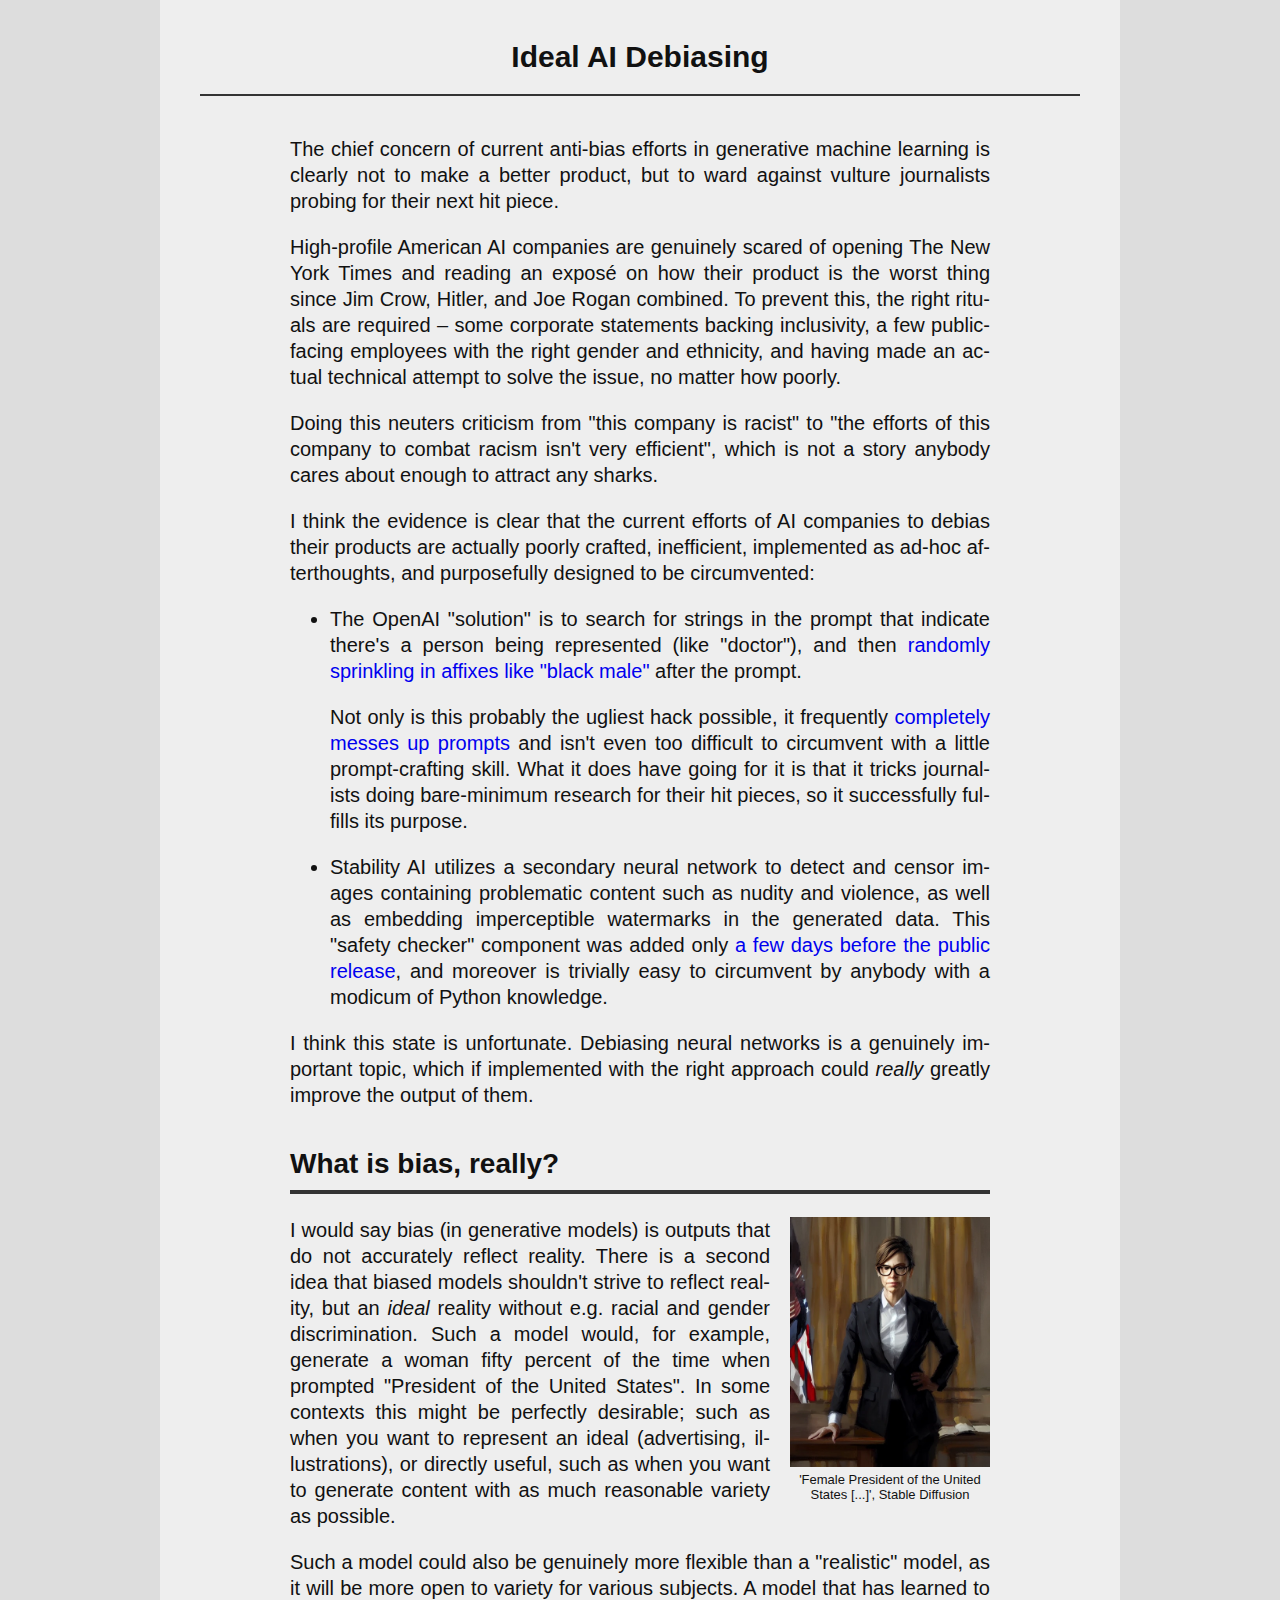
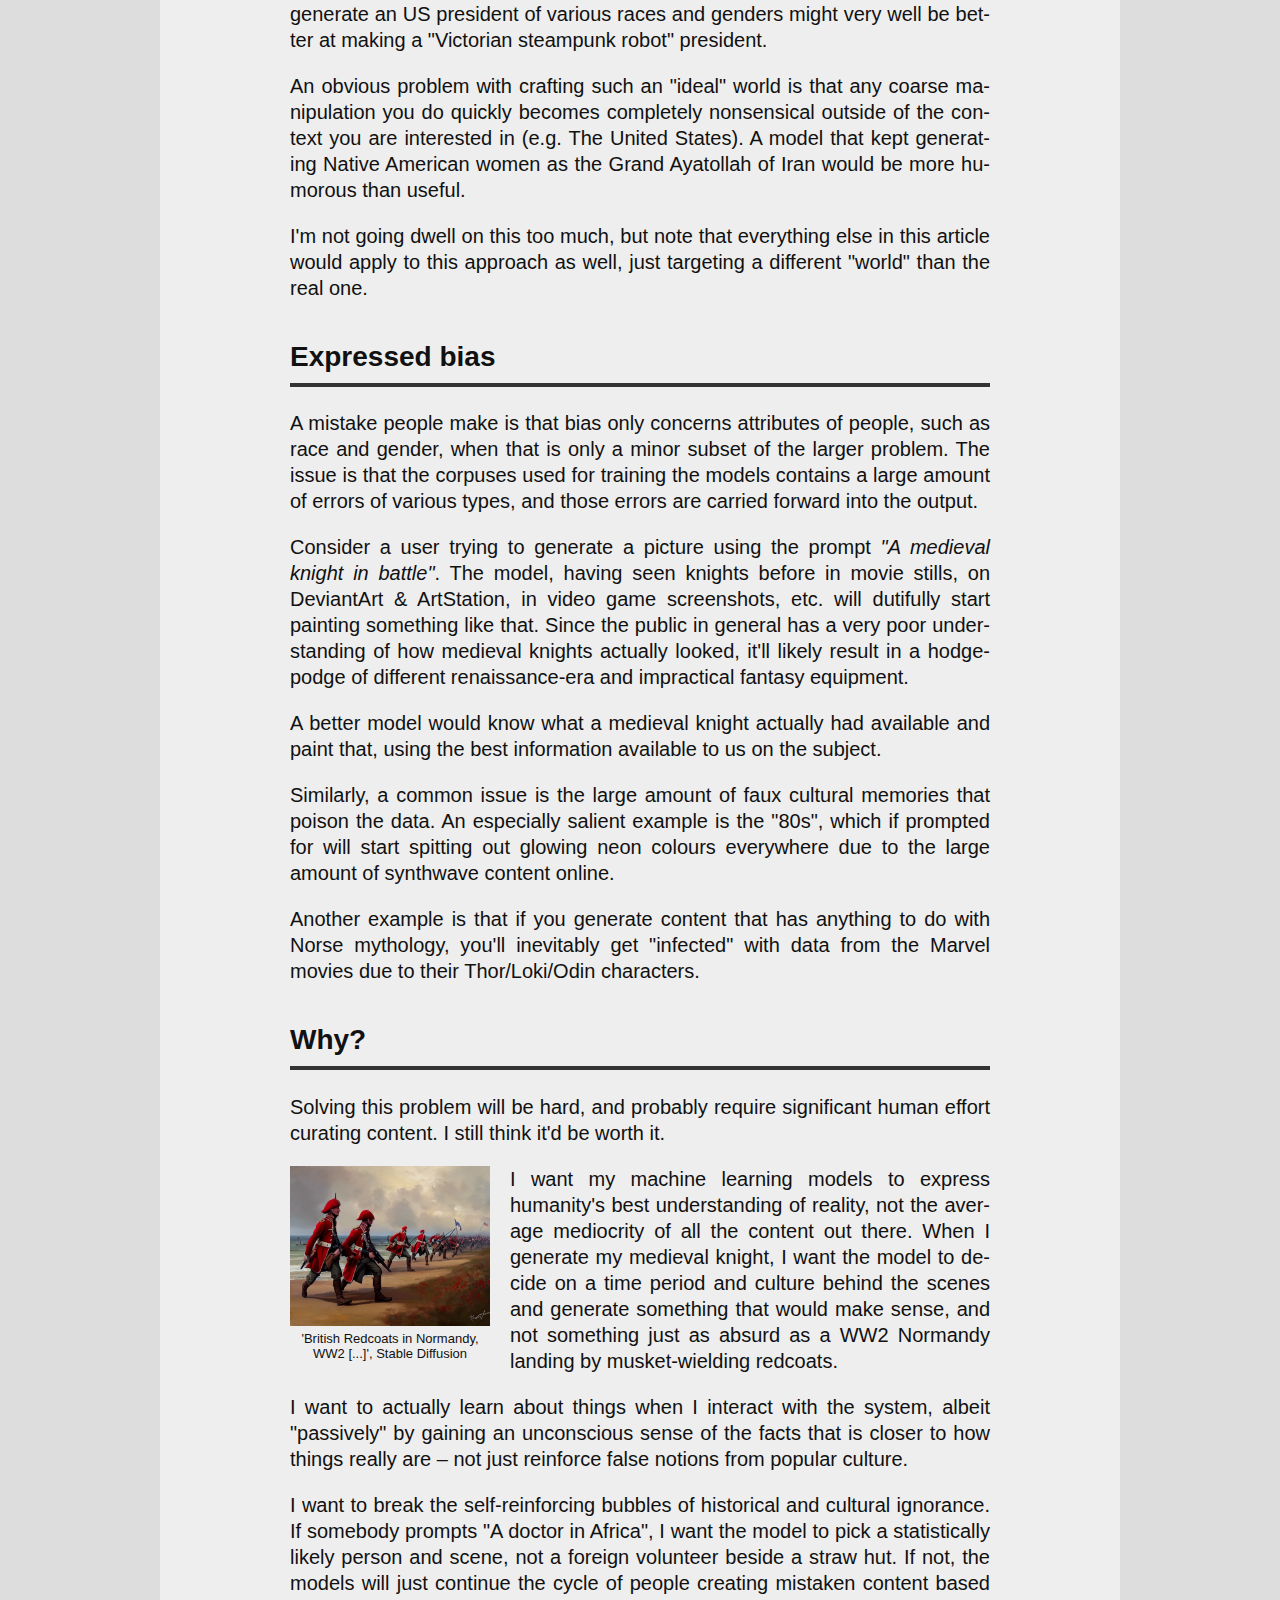
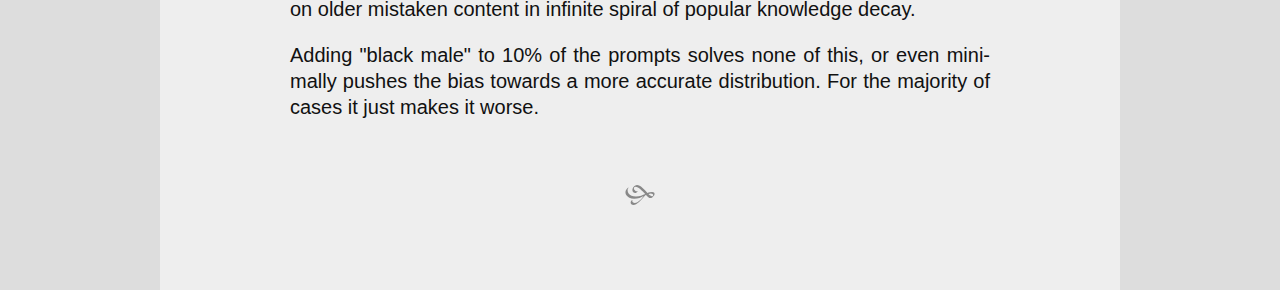
<file: ai_bias/index.html>
<!DOCTYPE html>
<html lang=en>
<title>Ideal AI Debiasing</title>
<meta name=viewport content='width=device-width,initial-scale=1'>
<link rel=stylesheet href="../style.css">

<main>
    <h1>Ideal AI Debiasing</h1>

    <section>
        <p>The chief concern of current anti-bias efforts in generative machine learning is clearly not to make a better product, but to ward against vulture journalists probing for their next hit piece.</p>
        <p>High-profile American AI companies are genuinely scared of opening The New York Times and reading an exposé on how their product is the worst thing since Jim Crow, Hitler, and Joe Rogan combined. To prevent this, the right rituals are required &ndash; some corporate statements backing inclusivity, a few public-facing employees with the right gender and ethnicity, and having made an actual technical attempt to solve the issue, no matter how poorly.</p>
        <p>Doing this neuters criticism from "this company is racist" to "the efforts of this company to combat racism isn't very efficient", which is not a story anybody cares about enough to attract any sharks.</p>
        <p>I think the evidence is clear that the current efforts of AI companies to debias their products are actually poorly crafted, inefficient, implemented as ad-hoc afterthoughts, and purposefully designed to be circumvented:</p>
        <ul>
            <li>
                <p>The OpenAI "solution" is to search for strings in the prompt that indicate there's a person being represented (like "doctor"), and then <a href='https://twitter.com/rzhang88/status/1549472829304741888'>randomly sprinkling in affixes like "black male"</a> after the prompt.</p>
                <p>Not only is this probably the ugliest hack possible, it frequently <a href='https://labs.openai.com/s/fxB6F3SOGQ2aBURPJsrKwinh'>completely messes up prompts</a> and isn't even too difficult to circumvent with a little prompt-crafting skill. What it does have going for it is that it tricks journalists doing bare-minimum research for their hit pieces, so it successfully fulfills its purpose.</p>
            </li>
            <li>
                <p>Stability AI utilizes a secondary neural network to detect and censor images containing problematic content such as nudity and violence, as well as embedding imperceptible watermarks in the generated data. This "safety checker" component was added only <a href='https://github.com/CompVis/stable-diffusion/pull/36'>a few days before the public release</a>, and moreover is trivially easy to circumvent by anybody with a modicum of Python knowledge.</p>
            </li>
        </ul>
        <p>I think this state is unfortunate. Debiasing neural networks is a genuinely important topic, which if implemented with the right approach could <em>really</em> greatly improve the output of them.</p>
    </section>

    <section>
        <h2>What is bias, really?</h2>
        <figure style="float:right; margin-left:1rem;">
            <img src=president.webp alt="'Female President of the United States [...]', Stable Diffusion">
            <figcaption>'Female President of the United States [...]', Stable Diffusion</figcaption>
        </figure>
        <p>I would say bias (in generative models) is outputs that do not accurately reflect reality. There is a second idea that biased models shouldn't strive to reflect reality, but an <em>ideal</em> reality without e.g. racial and gender discrimination. Such a model would, for example, generate a woman fifty percent of the time when prompted "President of the United States". In some contexts this might be perfectly desirable; such as when you want to represent an ideal (advertising, illustrations), or directly useful, such as when you want to generate content with as much reasonable variety as possible.</p>
        
        <p>Such a model could also be genuinely more flexible than a "realistic" model, as it will be more open to variety for various subjects. A model that has learned to generate an US president of various races and genders might very well be better at making a "Victorian steampunk robot" president.</p>

        <p>An obvious problem with crafting such an "ideal" world is that any coarse manipulation you do quickly becomes completely nonsensical outside of the context you are interested in (e.g. The United States). A model that kept generating Native American women as the Grand Ayatollah of Iran would be more humorous than useful.</p>

        <p>I'm not going dwell on this too much, but note that everything else in this article would apply to this approach as well, just targeting a different "world" than the real one.</p>
    </section>

    <section>
        <h2>Expressed bias</h2>
        <p>A mistake people make is that bias only concerns attributes of people, such as race and gender, when that is only a minor subset of the larger problem. The issue is that the corpuses used for training the models contains a large amount of errors of various types, and those errors are carried forward into the output.</p>
        <p>Consider a user trying to generate a picture using the prompt <em>"A medieval knight in battle"</em>. The model, having seen knights before in movie stills, on DeviantArt & ArtStation, in video game screenshots, etc. will dutifully start painting something like that. Since the public in general has a very poor understanding of how medieval knights actually looked, it'll likely result in a hodgepodge of different renaissance-era and impractical fantasy equipment.</p>
        <p>A better model would know what a medieval knight actually had available and paint that, using the best information available to us on the subject.</p>
        <p>Similarly, a common issue is the large amount of faux cultural memories that poison the data. An especially salient example is the "80s", which if prompted for will start spitting out glowing neon colours everywhere due to the large amount of synthwave content online.</p>
        <p>Another example is that if you generate content that has anything to do with Norse mythology, you'll inevitably get "infected" with data from the Marvel movies due to their Thor/Loki/Odin characters.</p>
    </section>

    <section>
        <h2>Why?</h2>
        <p>Solving this problem will be hard, and probably require significant human effort curating content. I still think it'd be worth it.</p>
        <figure style="float:left; margin-right: 1rem">
            <img src=ww2_redcoats.webp alt="'British Redcoats in Normandy, WW2 [...]', Stable Diffusion">
            <figcaption>'British Redcoats in Normandy, WW2 [...]', Stable Diffusion</figcaption>
        </figure>
        <p>I want my machine learning models to express humanity's best understanding of reality, not the average mediocrity of all the content out there. When I generate my medieval knight, I want the model to decide on a time period and culture behind the scenes and generate something that would make sense, and not something just as absurd as a WW2 Normandy landing by musket-wielding redcoats.</p>
        <p>I want to actually learn about things when I interact with the system, albeit "passively" by gaining an unconscious sense of the facts that is closer to how things really are &ndash; not just reinforce false notions from popular culture.</p>
        <p>I want to break the self-reinforcing bubbles of historical and cultural ignorance. If somebody prompts "A doctor in Africa", I want the model to pick a statistically likely person and scene, not a foreign volunteer beside a straw hut. If not, the models will just continue the cycle of people creating mistaken content based on older mistaken content in infinite spiral of popular knowledge decay.</p>
        <p>Adding "black male" to 10% of the prompts solves none of this, or even minimally pushes the bias towards a more accurate distribution. For the majority of cases it just makes it worse.</p>
    </section>

    <div class=fleuron></div>
</main>
</file>
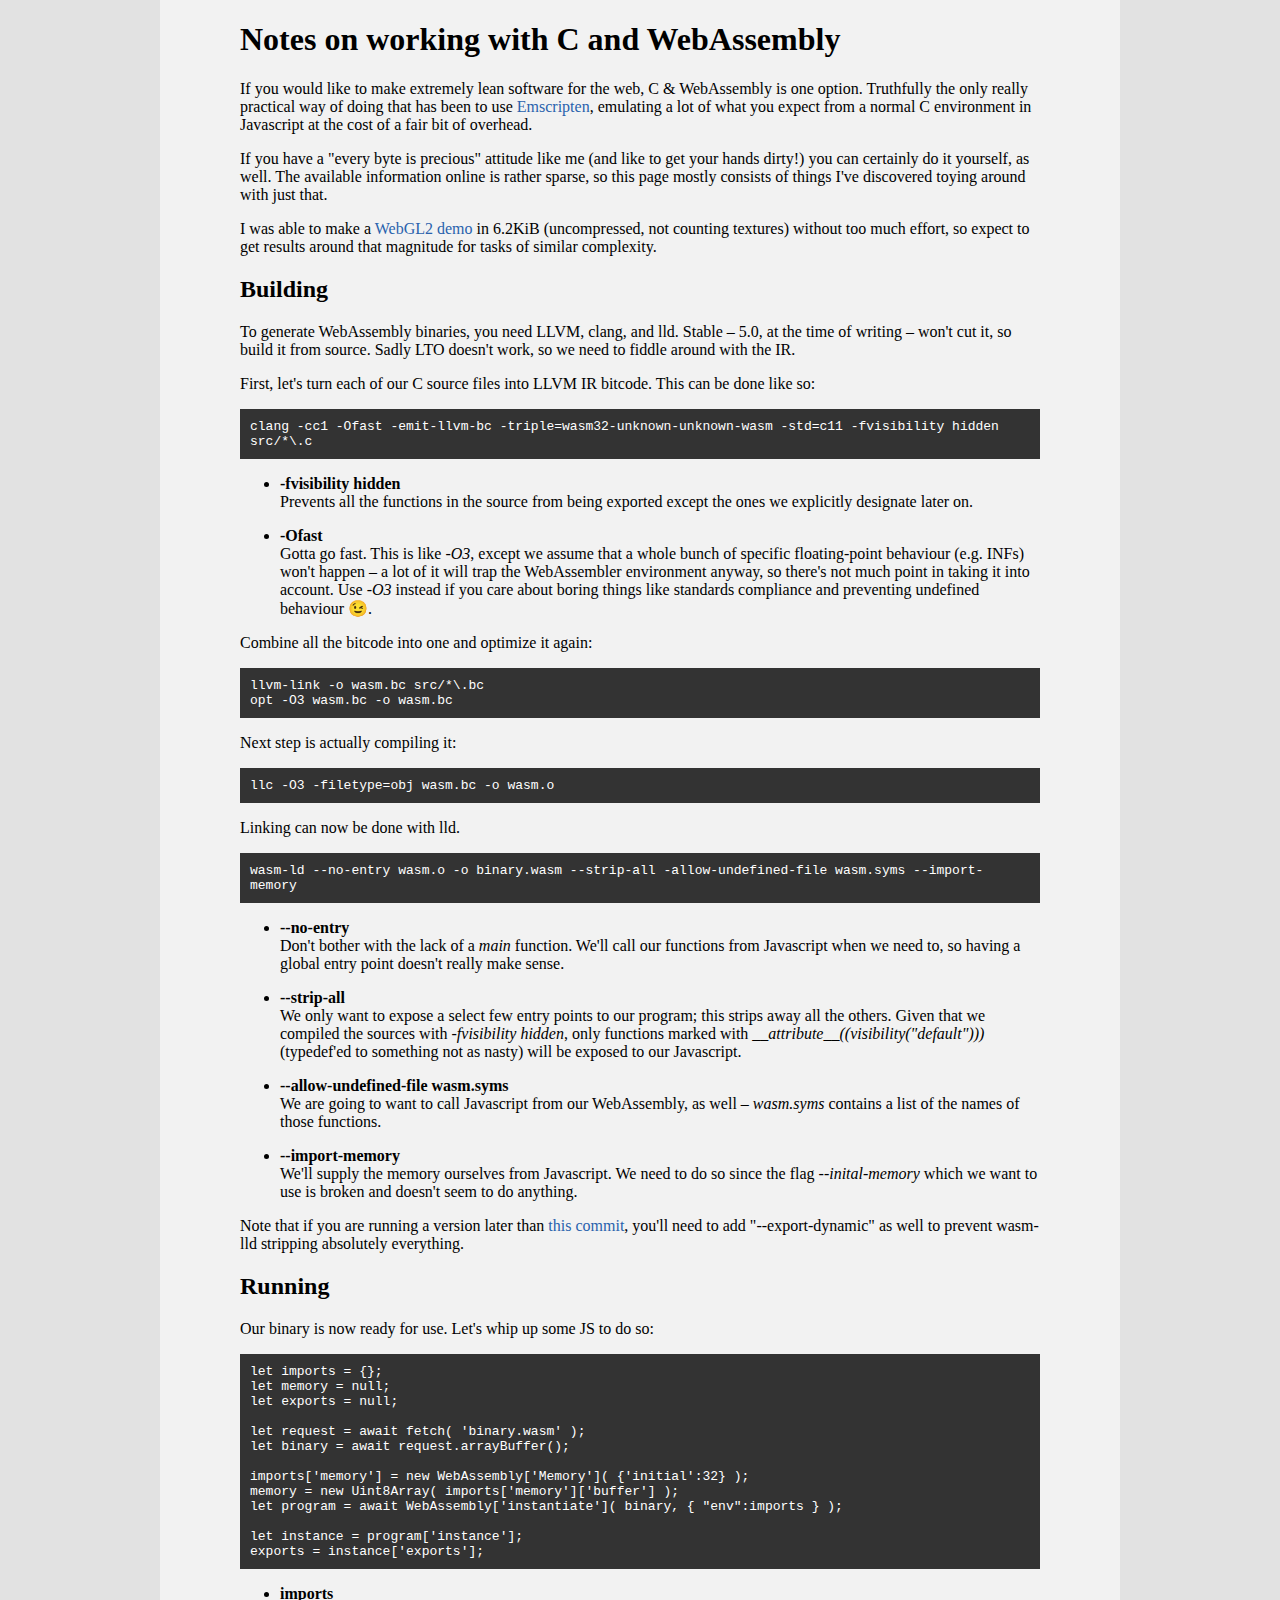
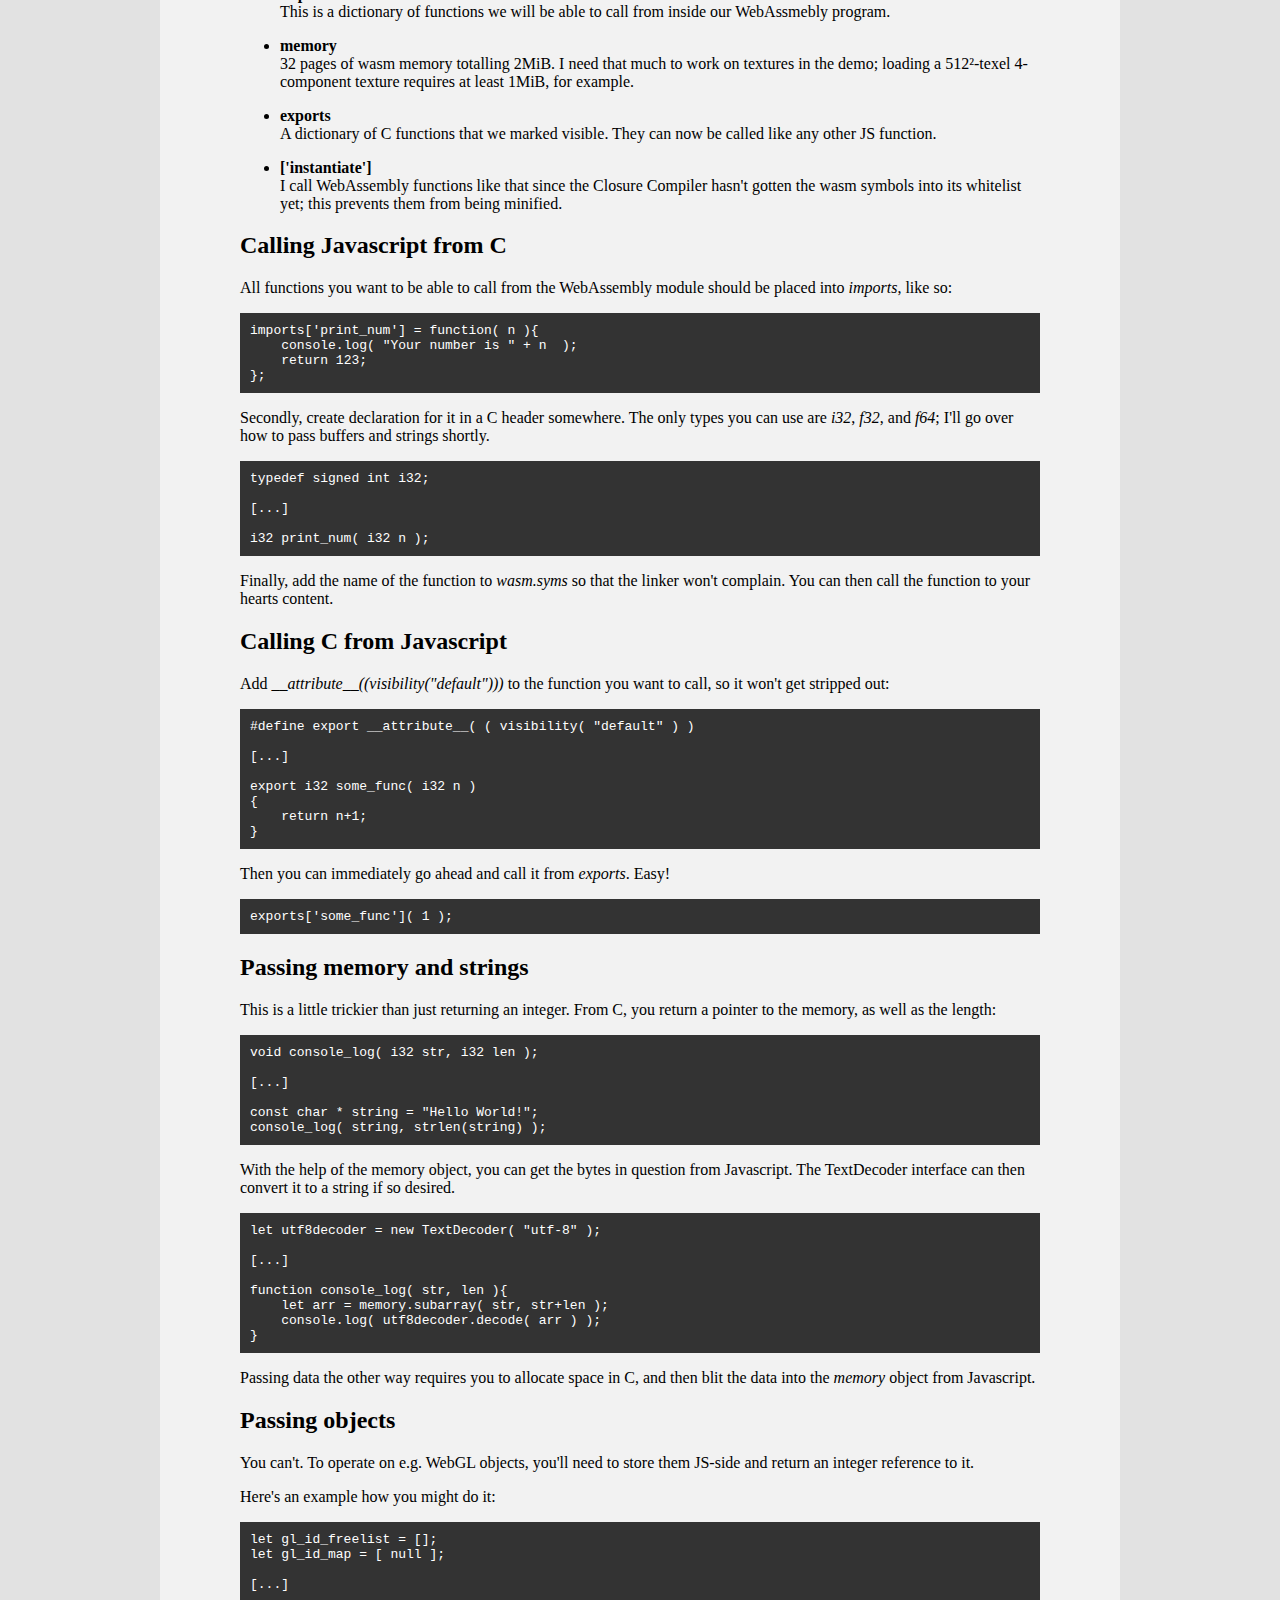
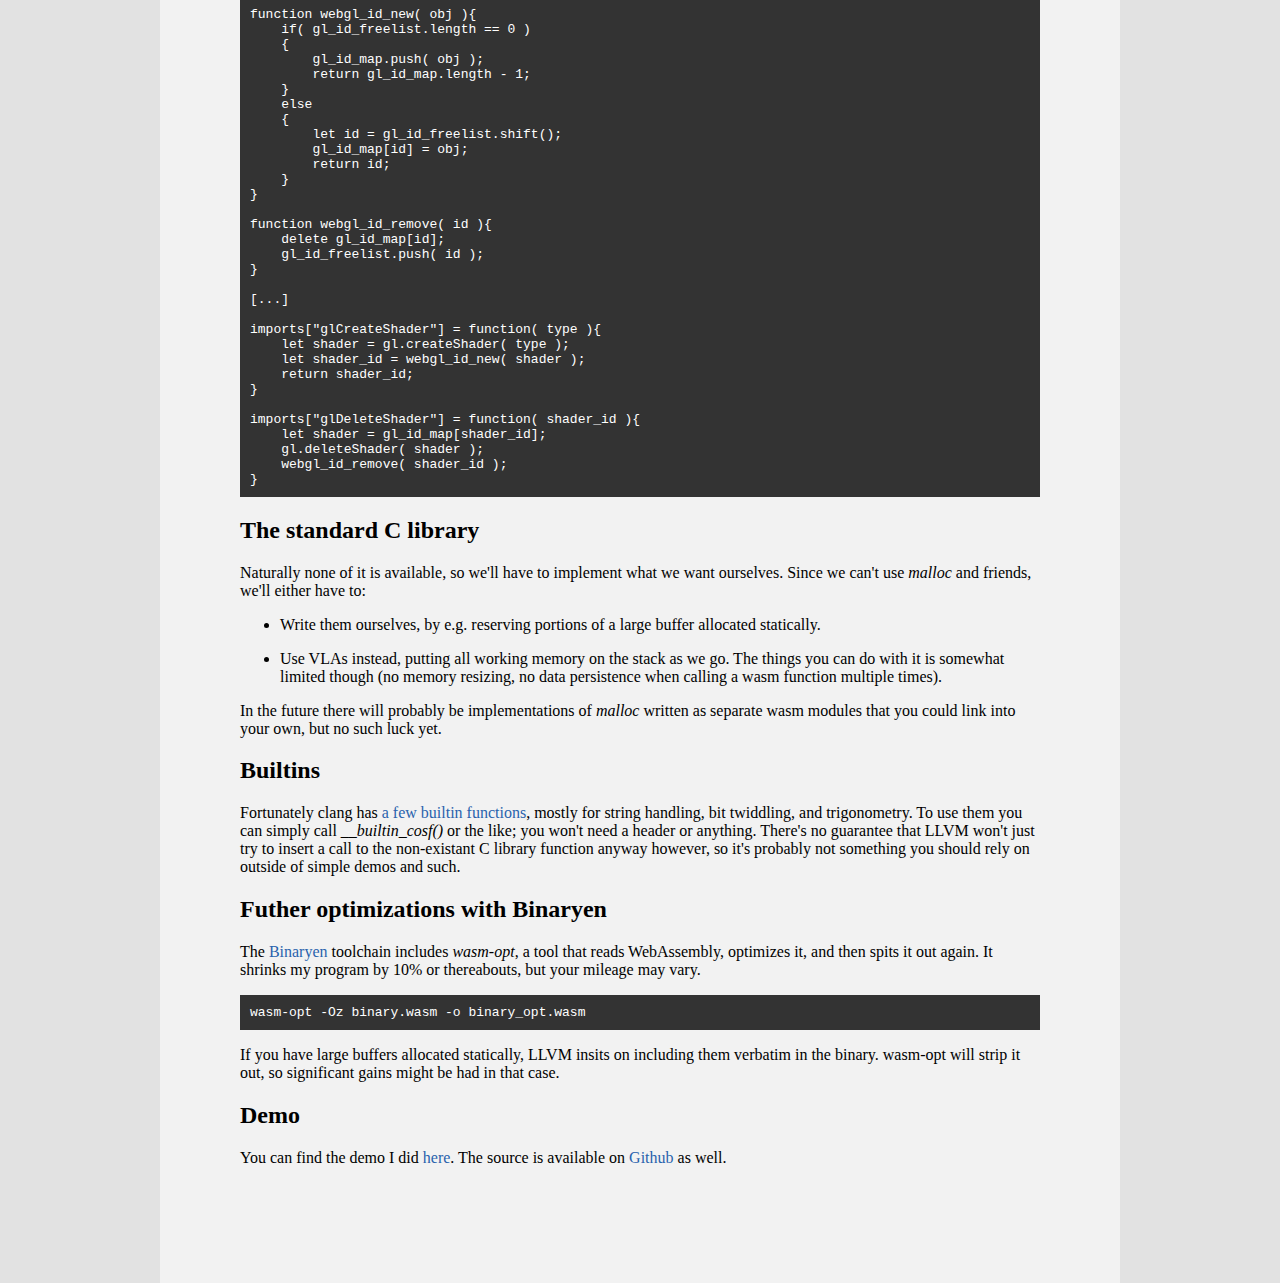
<file: cwasm/index.html>
<!DOCTYPE html>
<title>Notes on working with C and WebAssembly</title>
<meta name=viewport content='width=device-width,initial-scale=1'>
<meta charset='utf-8'>

<style>
body{
    margin: 0;
    font-family: 'Source Sans Pro', 'sans-serif';
    background-color: #e2e2e2;
}
main{
    overflow: auto;
    margin: 0 auto;
    padding: 0 80px 100px 80px;
    max-width: 800px;
    background-color: #f2f2f2;
}
@media (max-width: 960px){
    body{ background-color: #f2f2f2; }
    main{ padding: 0 20px 100px 20px; }
}
pre{
    padding: 10px;
    color: white;
    background-color: #333;
    white-space: pre-wrap;
}
li{
    margin-bottom: 1em;
}
a{
    text-decoration: none;
    color: #2962ad;
}
</style>

<main>
<h1>Notes on working with C and WebAssembly</h1>

<p>If you would like to make extremely lean software for the web, C &amp; WebAssembly is one option. Truthfully the only really practical way of doing that has been to use <a href='https://github.com/kripken/emscripten'>Emscripten</a>, emulating a lot of what you expect from a normal C environment in Javascript at the cost of a fair bit of overhead.</p>

<p>If you have a "every byte is precious" attitude like me (and like to get your hands dirty!) you can certainly do it yourself, as well. The available information online is rather sparse, so this page mostly consists of things I've discovered toying around with just that.</p>

<p>I was able to make a <a href='#demo'>WebGL2 demo</a> in 6.2KiB (uncompressed, not counting textures) without too much effort, so expect to get results around that magnitude for tasks of similar complexity.</p>

<h2>Building</h2>

<p>To generate WebAssembly binaries, you need LLVM, clang, and lld. Stable &ndash; 5.0, at the time of writing &ndash; won't cut it, so build it from source. Sadly LTO doesn't work, so we need to fiddle around with the IR.</p>

<p>First, let's turn each of our C source files into LLVM IR bitcode. This can be done like so:</p>

<pre>clang -cc1 -Ofast -emit-llvm-bc -triple=wasm32-unknown-unknown-wasm -std=c11 -fvisibility hidden src/*\.c</pre>

<ul>
    <li><b>-fvisibility hidden</b><br>Prevents all the functions in the source from being exported except the ones we explicitly designate later on.</li>
    <li><b>-Ofast</b><br>Gotta go fast. This is like <em>-O3</em>, except we assume that a whole bunch of specific floating-point behaviour (e.g.&nbsp;INFs) won't happen &ndash; a lot of it will trap the WebAssembler environment anyway, so there's not much point in taking it into account. Use <em>-O3</em> instead if you care about boring things like standards compliance and preventing undefined behaviour &#x1f609;.</li>
</ul>

<p>Combine all the bitcode into one and optimize it again:</p>

<pre>llvm-link -o wasm.bc src/*\.bc
opt -O3 wasm.bc -o wasm.bc</pre>

<p>Next step is actually compiling it:</p>

<pre>llc -O3 -filetype=obj wasm.bc -o wasm.o</pre>

<p>Linking can now be done with lld.</p>

<pre>wasm-ld --no-entry wasm.o -o binary.wasm --strip-all -allow-undefined-file wasm.syms --import-memory</pre>

<ul>
    <li><b>--no-entry</b><br>Don't bother with the lack of a <em>main</em> function. We'll call our functions from Javascript when we need to, so having a global entry point doesn't really make sense.</li>
    <li><b>--strip-all</b><br>We only want to expose a select few entry points to our program; this strips away all the others. Given that we compiled the sources with <em>-fvisibility hidden</em>, only functions marked with <em>__attribute__((visibility("default")))</em> (typedef'ed to something not as nasty) will be exposed to our Javascript.</li>
    <li><b>--allow-undefined-file wasm.syms</b><br>We are going to want to call Javascript from our WebAssembly, as well &ndash; <em>wasm.syms</em> contains a list of the names of those functions.</li>
    <li><b>--import-memory</b><br>We'll supply the memory ourselves from Javascript. We need to do so since the flag <em>--inital-memory</em> which we want to use is broken and doesn't seem to do anything.</li>
</ul>

<p>Note that if you are running a version later than <a href='https://github.com/llvm-mirror/lld/commit/bf5a2d882e292886dd9aa8d54042b6cf62792449'>this commit</a>, you'll need to add "--export-dynamic" as well to prevent wasm-lld stripping absolutely everything.</p>


<h2>Running</h2>

<p>Our binary is now ready for use. Let's whip up some JS to do so:</p>

<pre>let imports = {};
let memory = null;
let exports = null;

let request = await fetch( 'binary.wasm' );
let binary = await request.arrayBuffer();

imports['memory'] = new WebAssembly['Memory']( {'initial':32} );
memory = new Uint8Array( imports['memory']['buffer'] );
let program = await WebAssembly['instantiate']( binary, { "env":imports } );

let instance = program['instance'];
exports = instance['exports'];
</pre>

<ul>
    <li><b>imports</b><br>This is a dictionary of functions we will be able to call from inside our WebAssmebly program.</li>
    <li><b>memory</b><br>32 pages of wasm memory totalling 2MiB. I need that much to work on textures in the demo; loading a 512²-texel 4-component texture requires at least 1MiB, for example.</li>
    <li><b>exports</b><br>A dictionary of C functions that we marked visible. They can now be called like any other JS function.</li>
    <li><b>['instantiate']</b><br>I call WebAssembly functions like that since the Closure Compiler hasn't gotten the wasm symbols into its whitelist yet; this prevents them from being minified.</li>
</ul>

<h2>Calling Javascript from C</h2>

<p>All functions you want to be able to call from the WebAssembly module should be placed into <em>imports</em>, like so:</p>

<pre>imports['print_num'] = function( n ){
    console.log( "Your number is " + n  );
    return 123;
};
</pre>

<p>Secondly, create declaration for it in a C header somewhere. The only types you can use are <em>i32</em>, <em>f32</em>, and <em>f64</em>; I'll go over how to pass buffers and strings shortly.</p>

<pre>typedef signed int i32;

[...]

i32 print_num( i32 n );</pre>

<p>Finally, add the name of the function to <em>wasm.syms</em> so that the linker won't complain. You can then call the function to your hearts content.</p>

<h2>Calling C from Javascript</h2>

<p>Add <em>__attribute__((visibility("default")))</em> to the function you want to call, so it won't get stripped out:</p>

<pre>#define export __attribute__( ( visibility( "default" ) ) 

[...]

export i32 some_func( i32 n )
{
    return n+1;
}
</pre>

<p>Then you can immediately go ahead and call it from <em>exports</em>. Easy!</p>

<pre>exports['some_func']( 1 );</pre>

<h2>Passing memory and strings</h2>

<p>This is a little trickier than just returning an integer. From C, you return a pointer to the memory, as well as the length:</p>

<pre>void console_log( i32 str, i32 len );

[...]

const char * string = "Hello World!";
console_log( string, strlen(string) );
</pre>

<p>With the help of the memory object, you can get the bytes in question from Javascript. The TextDecoder interface can then convert it to a string if so desired.</p>

<pre>let utf8decoder = new TextDecoder( "utf-8" );

[...]

function console_log( str, len ){
    let arr = memory.subarray( str, str+len );
    console.log( utf8decoder.decode( arr ) );
}
</pre>

<p>Passing data the other way requires you to allocate space in C, and then blit the data into the <em>memory</em> object from Javascript.</p>

<h2>Passing objects</h2>

<p>You can't. To operate on e.g. WebGL objects, you'll need to store them JS-side and return an integer reference to it.</p>

<p>Here's an example how you might do it:</p>

<pre>let gl_id_freelist = [];
let gl_id_map = [ null ];

[...]

function webgl_id_new( obj ){
    if( gl_id_freelist.length == 0 )
    {
        gl_id_map.push( obj );
        return gl_id_map.length - 1;
    }
    else
    {
        let id = gl_id_freelist.shift();
        gl_id_map[id] = obj;
        return id;
    }
}

function webgl_id_remove( id ){
    delete gl_id_map[id];
    gl_id_freelist.push( id );
}

[...]

imports["glCreateShader"] = function( type ){
    let shader = gl.createShader( type );
    let shader_id = webgl_id_new( shader );
    return shader_id;
}

imports["glDeleteShader"] = function( shader_id ){
    let shader = gl_id_map[shader_id];
    gl.deleteShader( shader );
    webgl_id_remove( shader_id );
}
</pre>

<h2>The standard C library</h2>

<p>Naturally none of it is available, so we'll have to implement what we want ourselves. Since we can't use <em>malloc</em> and friends, we'll either have to:</p>

<ul>
    <li>Write them ourselves, by e.g. reserving portions of a large buffer allocated statically.</li>
    <li>Use VLAs instead, putting all working memory on the stack as we go. The things you can do with it is somewhat limited though (no memory resizing, no data persistence when calling a wasm function multiple times).</li>
</ul>

<p>In the future there will probably be implementations of <em>malloc</em> written as separate wasm modules that you could link into your own, but no such luck yet.</p>

<h2>Builtins</h2>

<p>Fortunately clang has <a href='https://github.com/llvm-mirror/clang/blob/master/include/clang/Basic/Builtins.def'>a few builtin functions</a>, mostly for string handling, bit twiddling, and trigonometry. To use them you can simply call <em>__builtin_cosf()</em> or the like; you won't need a header or anything. There's no guarantee that LLVM won't just try to insert a call to the non-existant C library function anyway however, so it's probably not something you should rely on outside of simple demos and such.</p>

<h2>Futher optimizations with Binaryen</h2>

<p>The <a href='https://github.com/WebAssembly/binaryen'>Binaryen</a> toolchain includes <em>wasm-opt</em>, a tool that reads WebAssembly, optimizes it, and then spits it out again. It shrinks my program by 10%  or thereabouts, but your mileage may vary.</p>

<pre>wasm-opt -Oz binary.wasm -o binary_opt.wasm</pre>

<p>If you have large buffers allocated statically, LLVM insits on including them verbatim in the binary. wasm-opt will strip it out, so significant gains might be had in that case.</p>

<h2 id=demo>Demo</h2>

<p>You can find the demo I did <a href='demo'>here</a>. The source is available on <a href='https://github.com/Aransentin/wasmdemo'>Github</a> as well.</p>

</main>
</file>
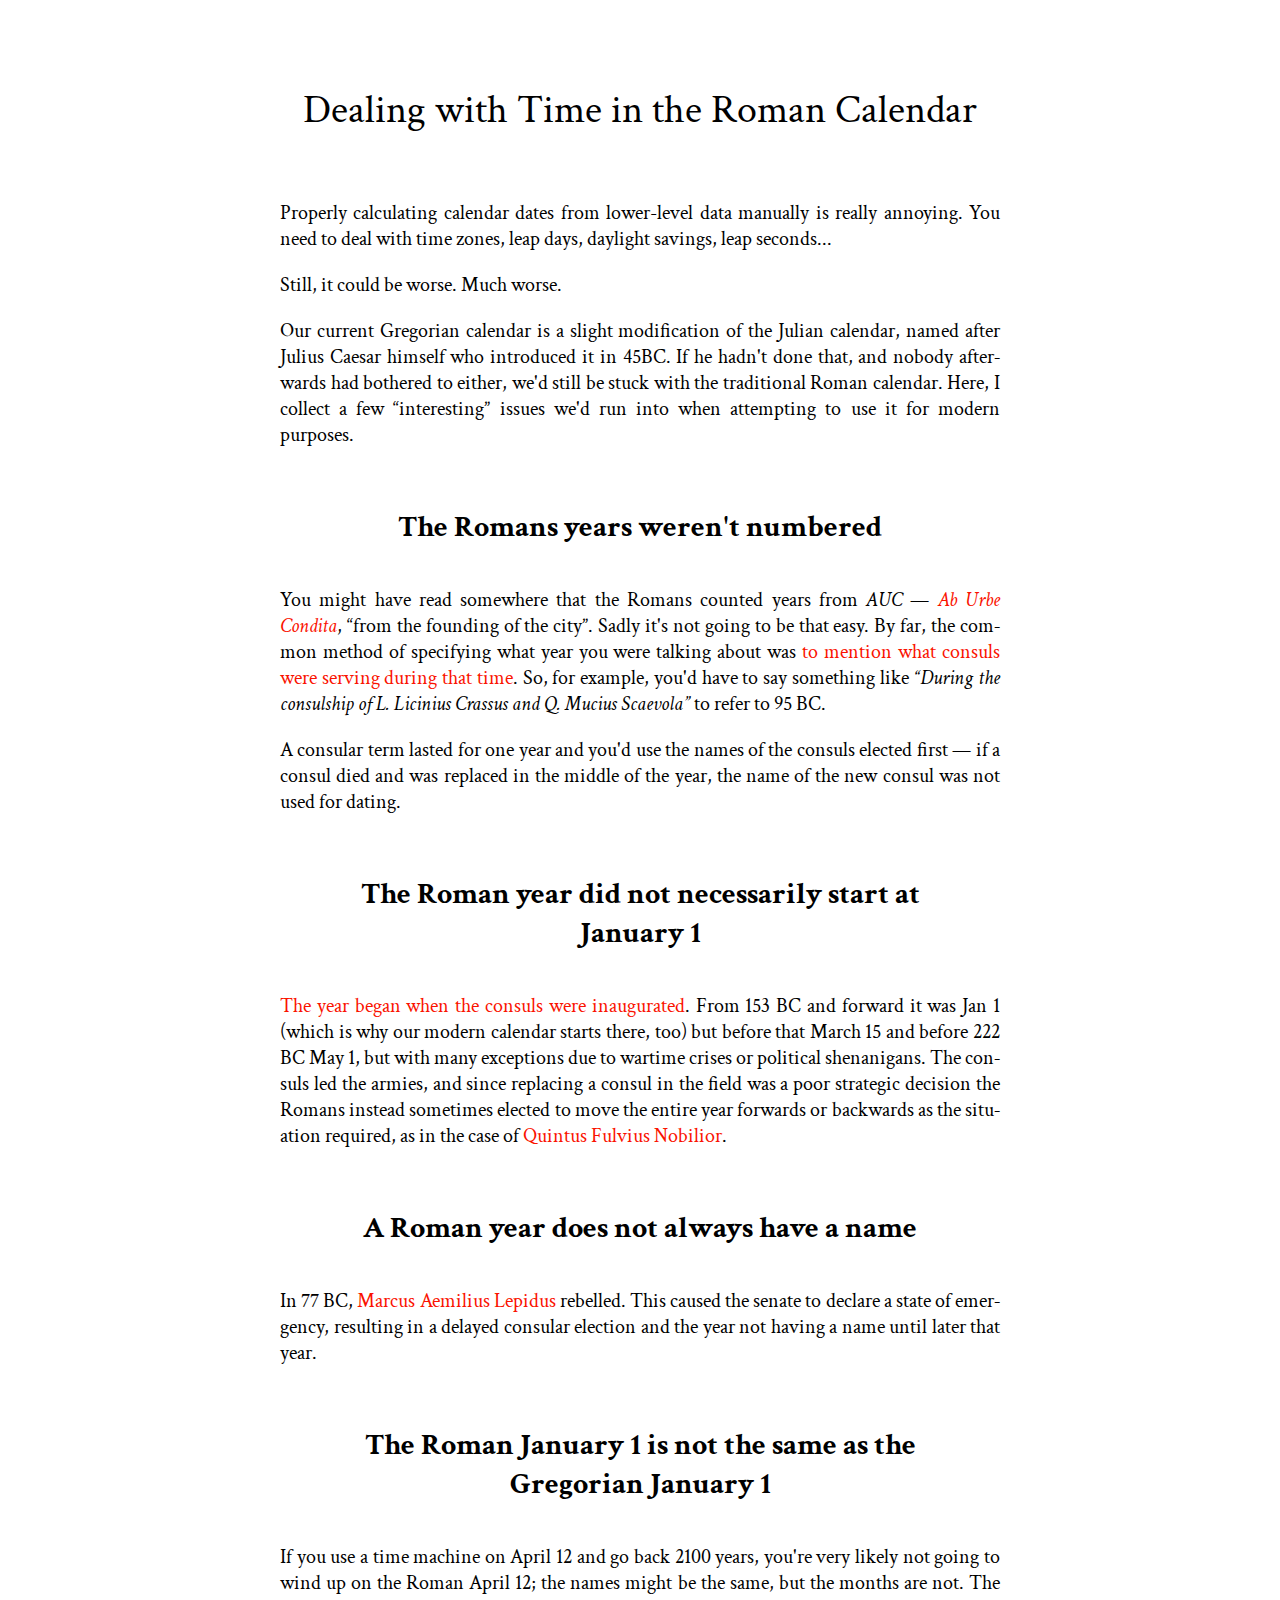
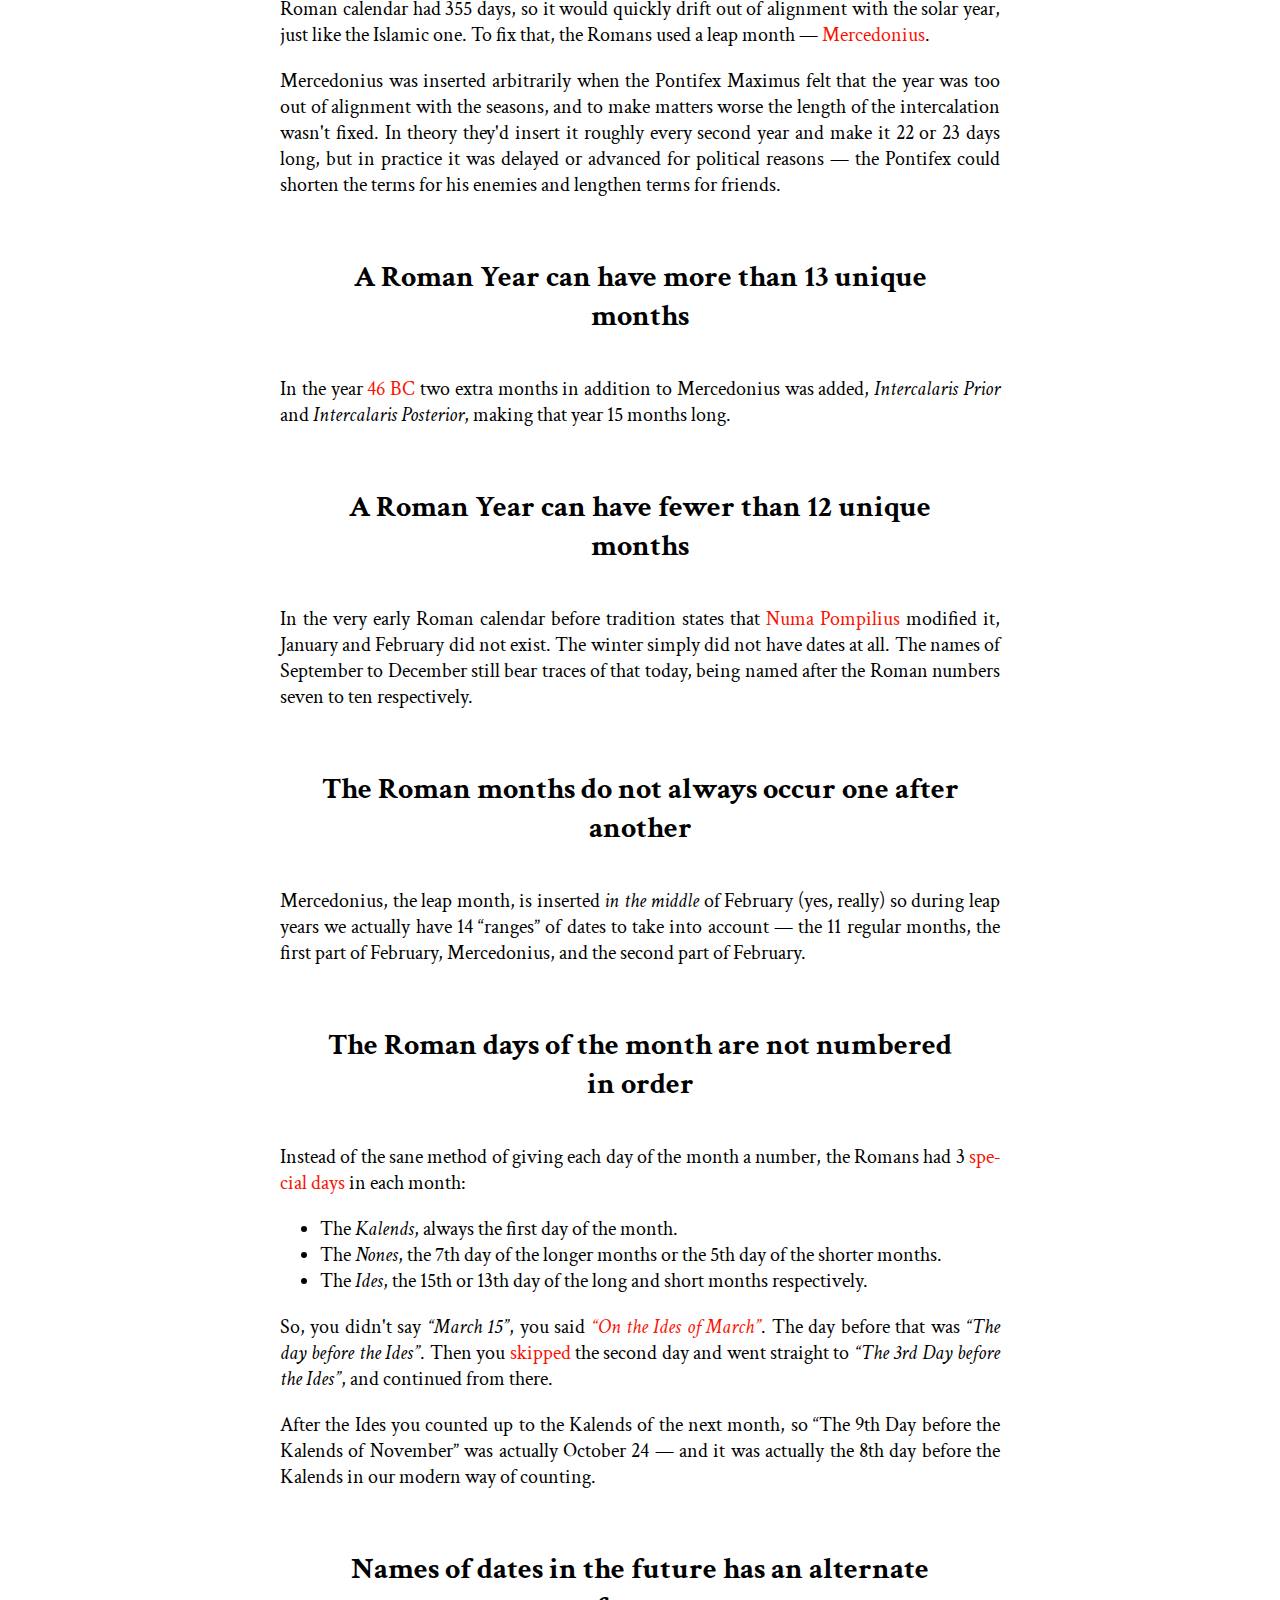
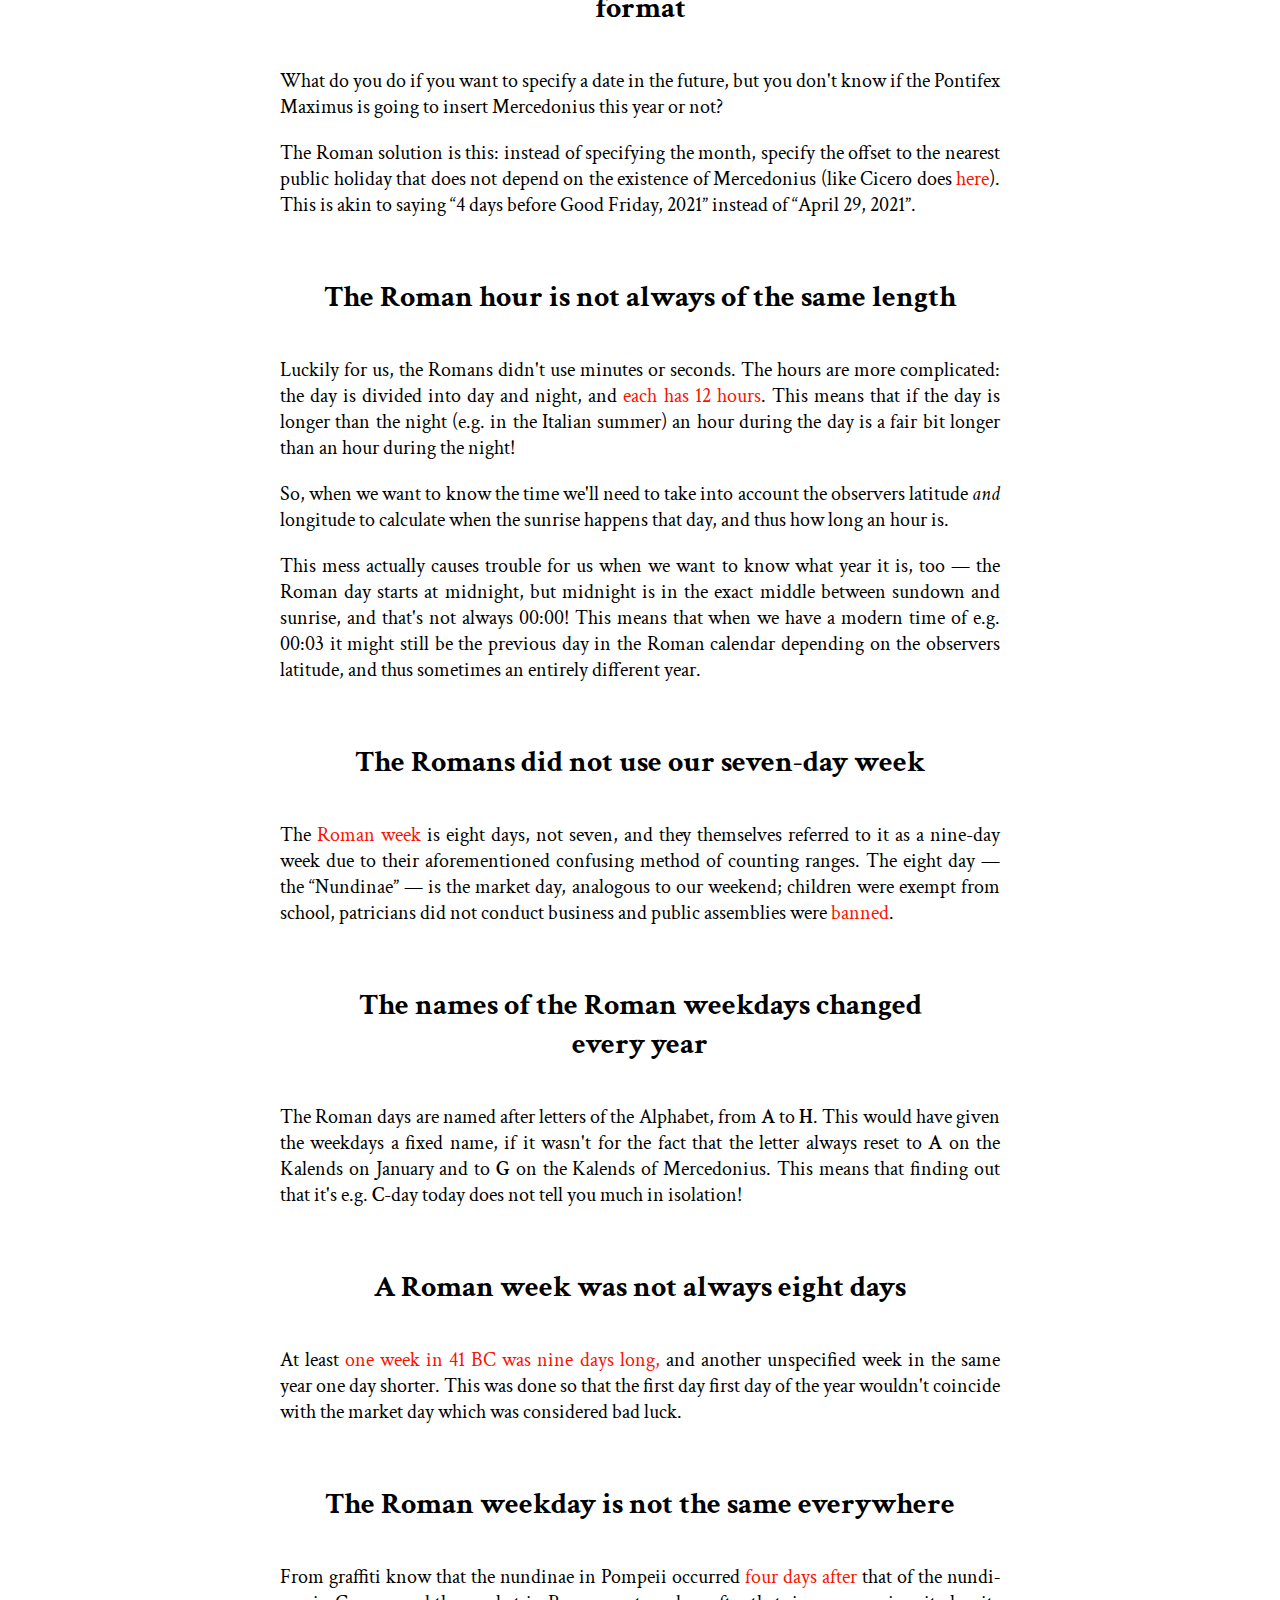
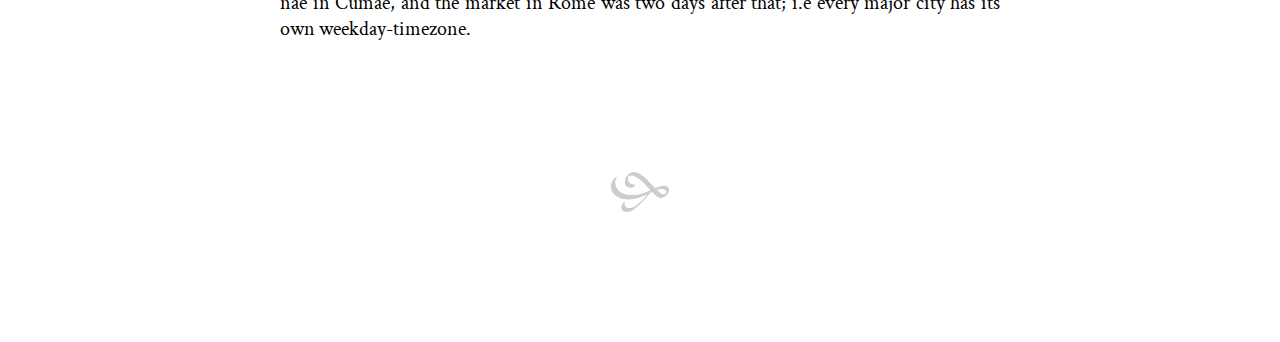
<file: roman_calendar/index.html>
<!DOCTYPE html>
<html lang=en>
<meta name=viewport content="width=device-width,initial-scale=1.0">
<title>Dealing with Time in the Roman Calendar</title>
<link rel=icon href=favicon.png>
<link rel=stylesheet href="https://fonts.googleapis.com/css2?family=Crimson+Text:ital,wght@0,400;0,600;1,400&display=swap" > 

<style>
html{
    font-family: 'Crimson Text', serif;
    font-size: 20px;
}
body{
    margin: 0 auto;
    padding: 4rem 1rem 0rem 1rem;
    max-width: 36rem;
}
h1{
    font-size: 2rem;
    line-height: 3rem;
    text-align: center;
    margin: 0 0 3rem 0;
    font-weight: 400;
}
h2{
    font-size: 1.5rem;
    text-align: center;
    margin: 3rem 2rem 2rem 2rem;
}
p{
    hyphens: auto;
    text-align: justify;
}
b{
    font-weight: 600;
}
a{
    color: #fa1200;
    text-decoration: none;
}
pre{
    padding:16px;
    font-size:16px;
    color:#fff;
    background-color:#222;
}
.fleuron{
    display: block;
    margin: 6rem auto;
    text-align: center;
    width: 3rem;
}
</style>

<h1>Dealing with Time in the Roman Calendar</h1>

<p>Properly calculating calendar dates from lower-level data manually is really annoying. You need to deal with time zones, leap days, daylight savings, leap seconds...</p>
<p>Still, it could be worse. Much worse.</p>
<p>Our current Gregorian calendar is a slight modification of the Julian calendar, named after Julius Caesar himself who introduced it in 45BC. If he hadn't done that, and nobody afterwards had bothered to either, we'd still be stuck with the traditional Roman calendar. Here, I collect a few “interesting” issues we'd run into when attempting to use it for modern purposes.</p>

<h2>The Romans years weren't numbered</h2>

<p>You might have read somewhere that the Romans counted years from <em>AUC</em> &mdash; <em><a href="https://en.wikipedia.org/wiki/Ab_urbe_condita">Ab Urbe Condita</a></em>, “from the founding of the city”. Sadly it's not going to be that easy. By far, the common method of specifying what year you were talking about was <a href="https://en.wikipedia.org/wiki/Roman_calendar#Years">to mention what consuls were serving during that time</a>. So, for example, you'd have to say something like <em>“During the consulship of L. Licinius Crassus and Q. Mucius Scaevola”</em> to refer to 95 BC.</p>

<p>A consular term lasted for one year and you'd use the names of the consuls elected first &mdash; if a consul died and was replaced in the middle of the year, the name of the new consul was not used for dating.</p>

<h2>The Roman year did not necessarily start at January 1</h2>

<p><a href="https://en.wikipedia.org/wiki/Roman_calendar#Years">The year began when the consuls were inaugurated</a>. From 153 BC and forward it was Jan 1 (which is why our modern calendar starts there, too) but before that March 15 and before 222 BC May 1, but with many exceptions due to wartime crises or political shenanigans. The consuls led the armies, and since replacing a consul in the field was a poor strategic decision the Romans instead sometimes elected to move the entire year forwards or backwards as the situation required, as in the case of <a href="https://en.wikipedia.org/wiki/Quintus_Fulvius_Nobilior">Quintus Fulvius Nobilior</a>.</p>

<h2>A Roman year does not always have a name</h2>

<p>In 77 BC, <a href="https://en.wikipedia.org/wiki/Marcus_Aemilius_Lepidus_(consul_78_BC)">Marcus Aemilius Lepidus</a> rebelled. This caused the senate to declare a state of emergency, resulting in a delayed consular election and the year not having a name until later that year.

<h2>The Roman January 1 is not the same as the Gregorian January 1</h2>

<p>If you use a time machine on April 12 and go back 2100 years, you're very likely not going to wind up on the Roman April 12; the names might be the same, but the months are not. The Roman calendar had 355 days, so it would quickly drift out of alignment with the solar year, just like the Islamic one. To fix that, the Romans used a leap month &mdash; <a href="https://en.wikipedia.org/wiki/Mercedonius">Mercedonius</a>.</p>
<p>Mercedonius was inserted arbitrarily when the Pontifex Maximus felt that the year was too out of alignment with the seasons, and to make matters worse the length of the intercalation wasn't fixed. In theory they'd insert it roughly every second year and make it 22 or 23 days long, but in practice it was delayed or advanced for political reasons &mdash; the Pontifex could shorten the terms for his enemies and lengthen terms for friends.</p>

<h2>A Roman Year can have more than 13 unique months</h2>

<p>In the year <a href="https://en.wikipedia.org/wiki/Roman_calendar#Julian_reform">46 BC</a> two extra months in addition to Mercedonius was added, <em>Intercalaris Prior</em> and <em>Intercalaris Posterior</em>, making that year 15 months long.</p>

<h2>A Roman Year can have fewer than 12 unique months</h2>

<p>In the very early Roman calendar before tradition states that <a href="https://en.wikipedia.org/wiki/Numa_Pompilius">Numa Pompilius</a> modified it, January and February did not exist. The winter simply did not have dates at all. The names of September to December still bear traces of that today, being named after the Roman numbers seven to ten respectively.</p>

<h2>The Roman months do not always occur one after another</h2>

<p>Mercedonius, the leap month, is inserted <em>in the middle</em> of February (yes, really) so during leap years we actually have 14 “ranges” of dates to take into account &mdash; the 11 regular months, the first part of February, Mercedonius, and the second part of February.</p>

<h2>The Roman days of the month are not numbered in order</h2>

<p>Instead of the sane method of giving each day of the month a number, the Romans had 3 <a href="https://en.wikipedia.org/wiki/Calends">special days</a> in each month:</p>

<ul>
    <li>The <em>Kalends</em>, always the first day of the month.
    <li>The <em>Nones</em>, the 7th day of the longer months or the 5th day of the shorter months.
    <li>The <em>Ides</em>, the 15th or 13th day of the long and short months respectively.
</ul>

<p>So, you didn't say <em>“March 15”</em>, you said <em><a href="https://en.wikipedia.org/wiki/Assassination_of_Julius_Caesar">“On the Ides of March”</a></em>. The day before that was <em>“The day before the Ides”</em>.
Then you <a href="https://en.wikipedia.org/wiki/Counting#Inclusive_counting">skipped</a> the second day and went straight to <em>“The 3rd Day before the Ides”</em>, and continued from there.</p>

<p>After the Ides you counted up to the Kalends of the next month, so “The 9th Day before the Kalends of November” was actually October 24 &mdash; and it was actually the 8th day before the Kalends in our modern way of counting.</p>

<!--<h2>Names of dates in a Roman year do not always refer to an unique day</h2>
<p>When Mercedonius is inserted into February the names of the dates in February don't change. This meant that dates in February like “The 7th Day before the Kalends of March” is actually 2 days before the Kalends of Mercedonius, and Mercedonius has its own “The 7th Day before the Kalends of March” that refers to an entirely different day even though it has the exact same name. </p>-->

<h2>Names of dates in the future has an alternate format</h2>

<p>What do you do if you want to specify a date in the future, but you don't know if the Pontifex Maximus is going to insert Mercedonius this year or not?</p>
<p>The Roman solution is this: instead of specifying the month, specify the offset to the nearest public holiday that does not depend on the existence of Mercedonius (like Cicero does <a href="https://www.perseus.tufts.edu/hopper/text?doc=Perseus%3Atext%3A1999.02.0008%3Abook%3D6%3Aletter%3D1%3Asection%3D1">here</a>). This is akin to saying “4 days before Good Friday, 2021” instead of “April 29, 2021”.</p>

<h2>The Roman hour is not always of the same length</h2>

<p>Luckily for us, the Romans didn't use minutes or seconds. The hours are more complicated: the day is divided into day and night, and <a href="https://en.wikipedia.org/wiki/Roman_timekeeping">each has 12 hours</a>. This means that if the day is longer than the night (e.g. in the Italian summer) an hour during the day is a fair bit longer than an hour during the night!</p>

<p>So, when we want to know the time we'll need to take into account the observers latitude <em>and</em> longitude to calculate when the sunrise happens that day, and thus how long an hour is.</p>

<p>This mess actually causes trouble for us when we want to know what year it is, too &mdash; the Roman day starts at midnight, but midnight is in the exact middle between sundown and sunrise, and that's not always 00:00! This means that when we have a modern time of e.g. 00:03 it might still be the previous day in the Roman calendar depending on the observers latitude, and thus sometimes an entirely different year. </p>

<h2>The Romans did not use our seven-day week</h2>

<p>The <a href="https://en.wikipedia.org/wiki/Nundinae">Roman week</a> is eight days, not seven, and they themselves referred to it as a nine-day week due to their aforementioned confusing method of counting ranges. The eight day &mdash; the “Nundinae” &mdash; is the market day, analogous to our weekend; children were exempt from school, patricians did not conduct business and public assemblies were <a href="https://en.wikipedia.org/wiki/Lex_Hortensia">banned</a>.</p>

<h2>The names of the Roman weekdays changed every year</h2>

<p>The Roman days are named after letters of the Alphabet, from <b>A</b> to <b>H</b>. This would have given the weekdays a fixed name, if it wasn't for the fact that the letter always reset to <b>A</b> on the Kalends on January and to <b>G</b> on the Kalends of Mercedonius. This means that finding out that it's e.g. <b>C</b>-day today does not tell you much in isolation!</p>

<h2>A Roman week was not always eight days</h2>

<p>At least <a href="http://penelope.uchicago.edu/Thayer/E/Roman/Texts/Cassius_Dio/48*.html#33.4">one week in 41 BC was nine days long,</a> and another unspecified week in the same year one day shorter. This was done so that the first day first day of the year wouldn't coincide with the market day which was considered bad luck.</p>

<h2>The Roman weekday is not the same everywhere</h2>

<p>From graffiti know that the nundinae in Pompeii occurred <a href='https://www.instonebrewer.com/TyndaleSites/Egypt/ptolemies/chron/roman/ad60.htm'>four days after</a> that of the nundinae in Cumae, and the market in Rome was two days after that; i.e every major city has its own weekday-timezone.</p>

<svg class=fleuron viewBox="0 0 100 100" xmlns="http://www.w3.org/2000/svg">
    <path fill="#ccc" d="M28.4 83.4q-4.8 0-7.3-2.2-2.3-2.3-2.3-5.4 0-2.5 1.1-4.6 1.2-2 2.6-3.4 1.4-1.4 2-1.4t.7.4l-.4.8q-.5.6-.5 2 0 2.5 2.1 4.8t6.3 2.3q4.1 0 8.5-2.7 4.4-2.6 8.5-6.5 4.1-4 7.3-7.7l5.2-6.1q-6.4 3.2-14 6-7.6 2.6-17.8 2.6-9.5 0-16-3.2-6.4-3.2-9.7-8-3.2-4.8-3.2-9.8 0-3.6 1.2-6.6 1.3-3 3.1-5 1.8-2.2 3.2-3.3 1.5-1 2-1 .6 0 .6.5 0 .3-.7 1.3-.7.9-1.5 2.5t-.7 4.6q0 5.7 3.3 10.5 3.4 4.6 9.6 7.5Q27.9 55 36.5 55q10 0 17.3-2.5 7.3-2.7 13.6-5.6l-8-8.4q-4-4.3-8.1-7.9-4.1-3.6-8.3-5.8-4-2.3-8-2.3-3 0-4.1 2-1.2 1.8-1.2 3.6 0 2.5 1.5 4.7 1.5 2.1 3.8 3.5t4.9 1.3l1.5-.1 1-.2q.2 0 .2.2 0 .5-1.3 1.8-1 1.3-1.8 1.8-1 .8-2.4 1.3-1.3.6-3.2.6-3.2 0-6.3-2.4-3-2.5-3-7.4 0-4.7 2.5-8.4t6-6q3.6-2.2 7-2.2 4.2 0 8.6 2.6 4.6 2.5 9 6.6 4.6 4 9 8.6l8.3 8.8q3.6-1.5 7.4-2.5 3.7-1.1 8-1.1 4 0 6 2 2.1 1.8 2.1 4.7 0 3.4-2.2 6.6-2.2 3.1-5.5 5.2-3.3 2-6.7 2-2.7 0-6.3-3-3.6-3-7.8-7.4l-2.2 1.1-6 6.7-7.4 8.4q-4.1 4.5-8.5 8.4-4.5 4-9 6.6-4.4 2.5-8.5 2.5zm57.9-38.2q-2.1 0-4.1.3t-4 1q3.4 3.3 6.3 5.5 3 2.1 5.2 2.1 1.6 0 2.8-1 1.4-1.3 1.4-2.6 0-2.2-2.1-3.8-2-1.5-5.5-1.5z"/>
</svg>
</file>
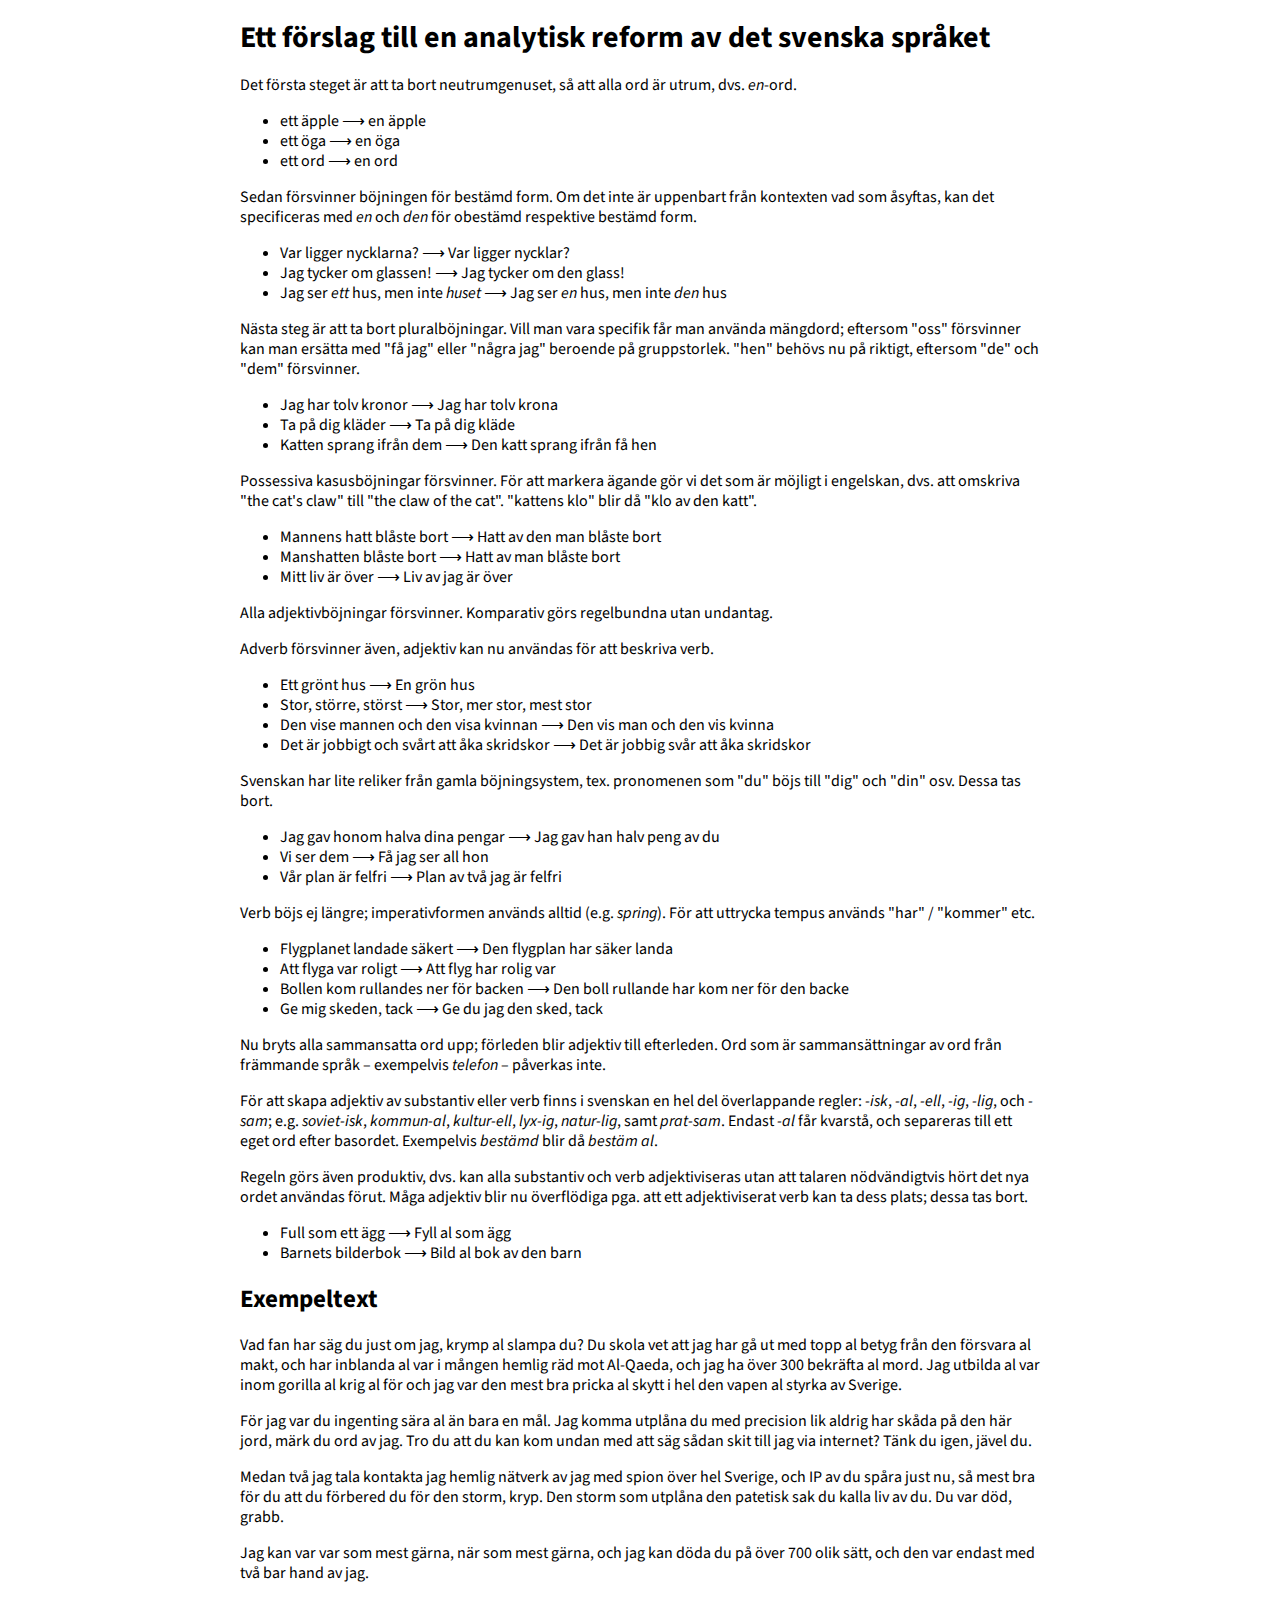
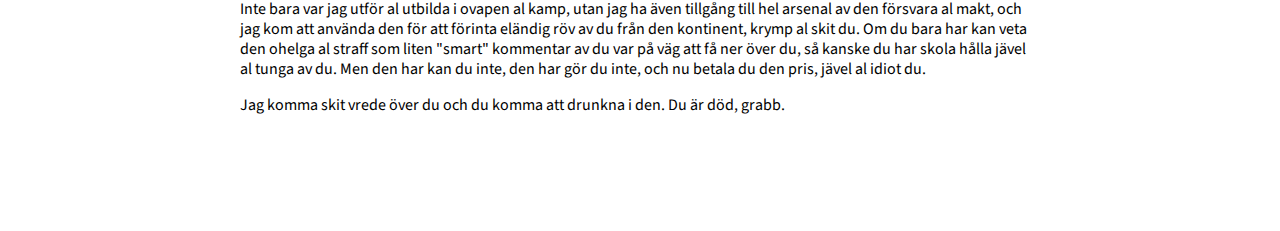
<file: svenska/index.html>
<!DOCTYPE html>
<title>En analytisk reform av det svenska språket</title>
<meta name=viewport content='width=device-width,initial-scale=1'>
<link rel=stylesheet href="https://fonts.googleapis.com/css?family=Source+Sans+Pro:400,700">

<style>
body{
    margin: 0 auto;
    padding: 0 16px 100px 16px;
    max-width: 800px;
    font-family: 'Source Sans Pro';
    font-size: 16px;
    line-height: 20px;
}
h1{font-size: 30px; line-height: 35px;}
h2{font-size: 25px; line-height: 30px;}
</style>

<h1>Ett förslag till en analytisk reform av det svenska språket</h1>

<p>Det första steget är att ta bort neutrumgenuset, så att alla ord är utrum, dvs. <em>en</em>-ord.</p>

<ul>
    <li>ett äpple ⟶ en äpple</li>
    <li>ett öga ⟶ en öga</li>
    <li>ett ord ⟶ en ord</li>
</ul>

<p>Sedan försvinner böjningen för bestämd form. Om det inte är uppenbart från kontexten vad som åsyftas, kan det specificeras med <em>en</em> och <em>den</em> för obestämd respektive bestämd form.</p>

<ul>
    <li>Var ligger nycklarna? ⟶ Var ligger nycklar?</li>
    <li>Jag tycker om glassen! ⟶ Jag tycker om den glass!</li>
    <li>Jag ser <em>ett</em> hus, men inte <em>huset</em> ⟶ Jag ser <em>en</em> hus, men inte <em>den</em> hus</li>
</ul>

<p>Nästa steg är att ta bort pluralböjningar. Vill man vara specifik får man använda mängdord; eftersom "oss" försvinner kan man ersätta med "få jag" eller "några jag" beroende på gruppstorlek. "hen" behövs nu på riktigt, eftersom "de" och "dem" försvinner.</p>

<ul>
    <li>Jag har tolv kronor ⟶ Jag har tolv krona</li>
    <li>Ta på dig kläder ⟶ Ta på dig kläde</li>
    <li>Katten sprang ifrån dem ⟶ Den katt sprang ifrån få hen</li>
</ul>

<p>Possessiva kasusböjningar försvinner. För att markera ägande gör vi det som är möjligt i engelskan, dvs. att omskriva "the cat's claw" till "the claw of the cat". "kattens klo" blir då "klo av den katt".</p>

<ul>
    <li>Mannens hatt blåste bort ⟶ Hatt av den man blåste bort</li>
    <li>Manshatten blåste bort ⟶ Hatt av man blåste bort</li>
    <li>Mitt liv är över ⟶ Liv av jag är över</li>
</ul>

<p>Alla adjektivböjningar försvinner. Komparativ görs regelbundna utan undantag.</p>
<p>Adverb försvinner även, adjektiv kan nu användas för att beskriva verb.</p>
<ul>
    <li>Ett grönt hus ⟶ En grön hus</li>
    <li>Stor, större, störst ⟶ Stor, mer stor, mest stor</li>
    <li>Den vise mannen och den visa kvinnan ⟶ Den vis man och den vis kvinna</li>
    <li>Det är jobbigt och svårt att åka skridskor ⟶ Det är jobbig svår att åka skridskor</li>
</ul>

<p>Svenskan har lite reliker från gamla böjningsystem, tex. pronomenen som "du" böjs till "dig" och "din" osv. Dessa tas bort.</p>

<ul>
    <li>Jag gav honom halva dina pengar ⟶ Jag gav han halv peng av du</li>
    <li>Vi ser dem ⟶ Få jag ser all hon</li>
    <li>Vår plan är felfri ⟶ Plan av två jag är felfri</li>
</ul>

<p>Verb böjs ej längre; imperativformen används alltid (e.g. <em>spring</em>). För att uttrycka tempus används "har" / "kommer" etc.</p>

<ul>
    <li>Flygplanet landade säkert ⟶ Den flygplan har säker landa</li>
    <li>Att flyga var roligt ⟶ Att flyg har rolig var</li>
    <li>Bollen kom rullandes ner för backen ⟶ Den boll rullande har kom ner för den backe</li>
    <li>Ge mig skeden, tack ⟶ Ge du jag den sked, tack</li>
</ul>

<p>Nu bryts alla sammansatta ord upp; förleden blir adjektiv till efterleden. Ord som är sammansättningar av ord från främmande språk – exempelvis <em>telefon</em> – 
påverkas inte.</p>

<p>För att skapa adjektiv av substantiv eller verb finns i svenskan en hel del överlappande regler: <em>-isk</em>, <em>-al</em>, <em>-ell</em>, <em>-ig</em>, <em>-lig</em>, och <em>-sam</em>; e.g.
<em>soviet-isk</em>, <em>kommun-al</em>, <em>kultur-ell</em>, <em>lyx-ig</em>, <em>natur-lig</em>, samt <em>prat-sam</em>. Endast <em>-al</em> får kvarstå, och separeras till ett
eget ord efter basordet.

Exempelvis <em>bestämd</em> blir då <em>bestäm al</em>.</p>

<p>Regeln görs även produktiv, dvs. kan alla substantiv och verb adjektiviseras utan att talaren nödvändigtvis hört det nya ordet användas förut. Måga adjektiv blir nu överflödiga pga. att ett adjektiviserat verb kan ta dess plats; dessa tas bort.</p>

<ul>
    <li>Full som ett ägg ⟶ Fyll al som ägg</li>
    <li>Barnets bilderbok ⟶ Bild al bok av den barn</li>
</ul>

<h2>Exempeltext</h2>

<p>Vad fan har säg du just om jag, krymp al slampa du? Du skola vet att jag har gå ut med topp al betyg från den försvara al makt,
och har inblanda al var i mången hemlig räd mot Al-Qaeda, och jag ha över 300 bekräfta al mord. Jag utbilda al var inom
gorilla al krig al för och jag var den mest bra pricka al skytt i hel den vapen al styrka av Sverige.</p>

<p>För jag var du ingenting sära al än bara en mål. Jag komma utplåna du med precision lik aldrig har skåda på den här
jord, märk du ord av jag. Tro du att du kan kom undan med att säg sådan skit till jag via internet? Tänk du igen, jävel du.</p>

<p>Medan två jag tala kontakta jag hemlig nätverk av jag med spion över hel Sverige, och IP av du spåra just nu, så mest bra
för du att du förbered du för den storm, kryp. Den storm som utplåna den patetisk sak du kalla liv av du. Du var död, grabb.</p>

<p>Jag kan var var som mest gärna, när som mest gärna, och jag kan döda du på över 700 olik sätt, och den var endast
med två bar hand av jag.</p>

<p>Inte bara var jag utför al utbilda i ovapen al kamp, utan jag ha även tillgång till hel arsenal av den försvara al makt, och
jag kom att använda den för att förinta eländig röv av du från den kontinent, krymp al skit du. Om du bara har kan
veta den ohelga al straff som liten "smart" kommentar av du var på väg att få ner över du, så kanske du har skola hålla jävel al
tunga av du. Men den har kan du inte, den har gör du inte, och nu betala du den pris, jävel al idiot du.</p>

<p>Jag komma skit vrede över du och du komma att drunkna i den. Du är död, grabb.</p>
</file>
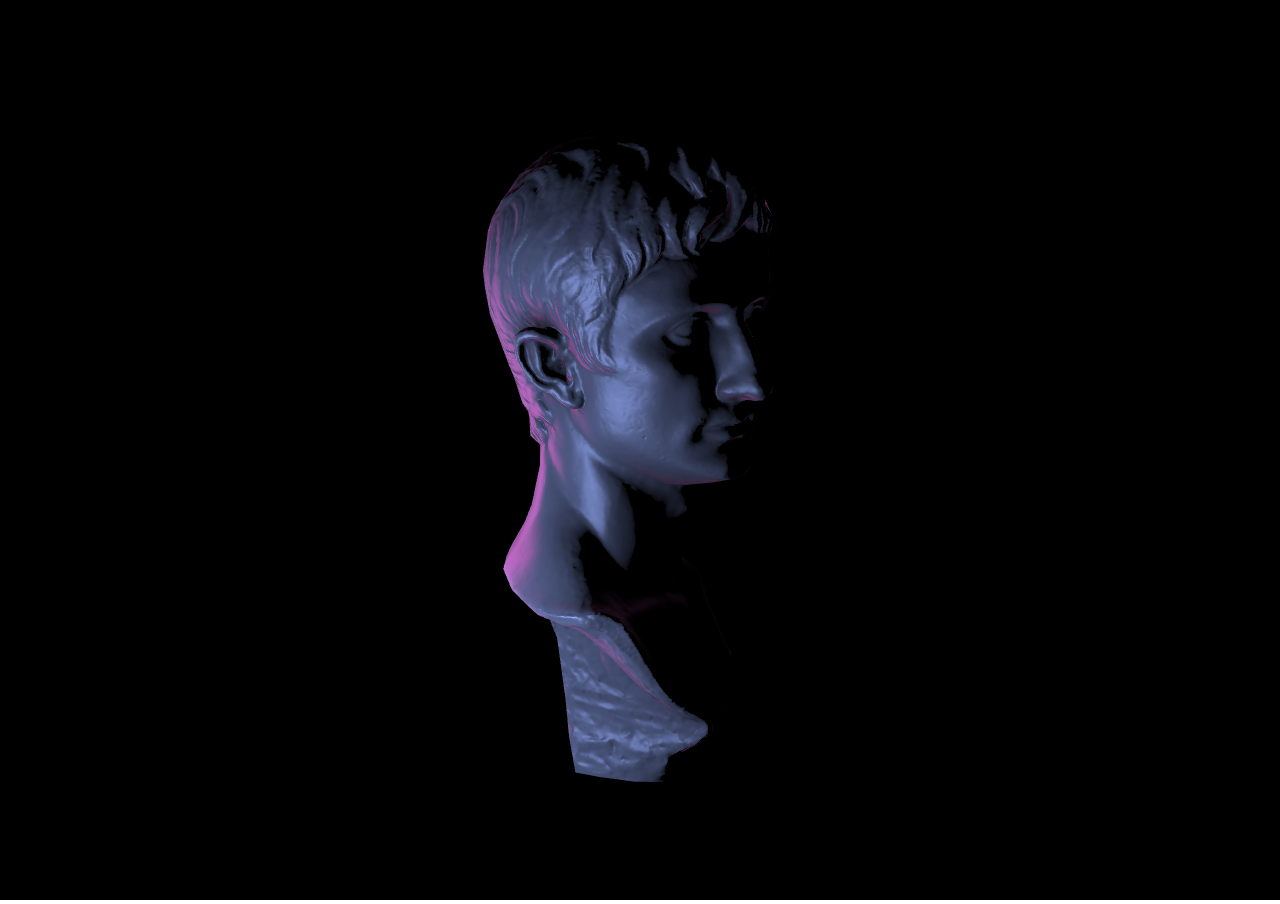
<file: cwasm/demo/index.html>
<!DOCTYPE html>
<title>WebAssembly Demo</title>
<meta name=viewport content='width=device-width,initial-scale=1'>

<style>
body{
    margin: 0;
    overflow: hidden;
}
#mcanvas{
    width: 100vw;
    height: 100vh;
}
</style>

<canvas id=mcanvas></canvas>
<script src='script.js' defer></script>
</file>
<file: style.css>
html{
    font-size: 20px;
    font-family: sans-serif;
    background-color: #ddd;
    color: #111;
}

body{
    margin: 0;
}

main{
    margin: 0 auto;
    max-width: 960px;
    padding: 1rem;
    box-sizing: border-box;
    min-height: 100vh;
    background-color: #eee;
}

section{
    margin: 2rem auto;
    max-width: 700px;
}

h1{
    margin: 1rem 1rem 0.5rem 1rem;
    font-weight: 600;
    font-size: 1.5rem;
    text-align: center;
    padding-bottom: 1.0rem;
    border-bottom: 0.1rem #333 solid;
}

h2{
    font-weight: 700;
    font-size: 1.4rem;
    padding-bottom: 0.5rem;
    border-bottom: 0.2rem solid #333;
}

p{
    text-align: justify;
    hyphens: auto;
    line-height: 1.3rem;
}

a{
    text-decoration: none;
}

figure{
    margin: 0 0 0.5rem 0;
    width: 10rem;
}
figure>img{
    width: 100%;
}
figcaption{
    text-align: center;
    text-wrap: wrap;
    font-size: 0.65rem;
}

.fleuron{
    display: block;
    margin: 3rem auto;
    width: 1.5rem;
    height: 1.5rem;
    background-image: url(fleuron.svg);
}

@media (max-width: 1024px) {
    html{
        font-size: 18px;
    }
    main{
        max-width: none;
    }
    figure{
        width: 8rem;
    }
}

@media (prefers-color-scheme: dark) {
    html{
        color: #edf1f6;
    }
    body{
        background-color: #161616;
    }
    main{
        background-color: #1c1c1c;
    }
    a{
        color: #80d0ff;
    }
    a:visited{
        color: #6d4b8d;
    }
    .fleuron{
        background-image: url(fleuron_dark.svg);
    }
}
</file>
